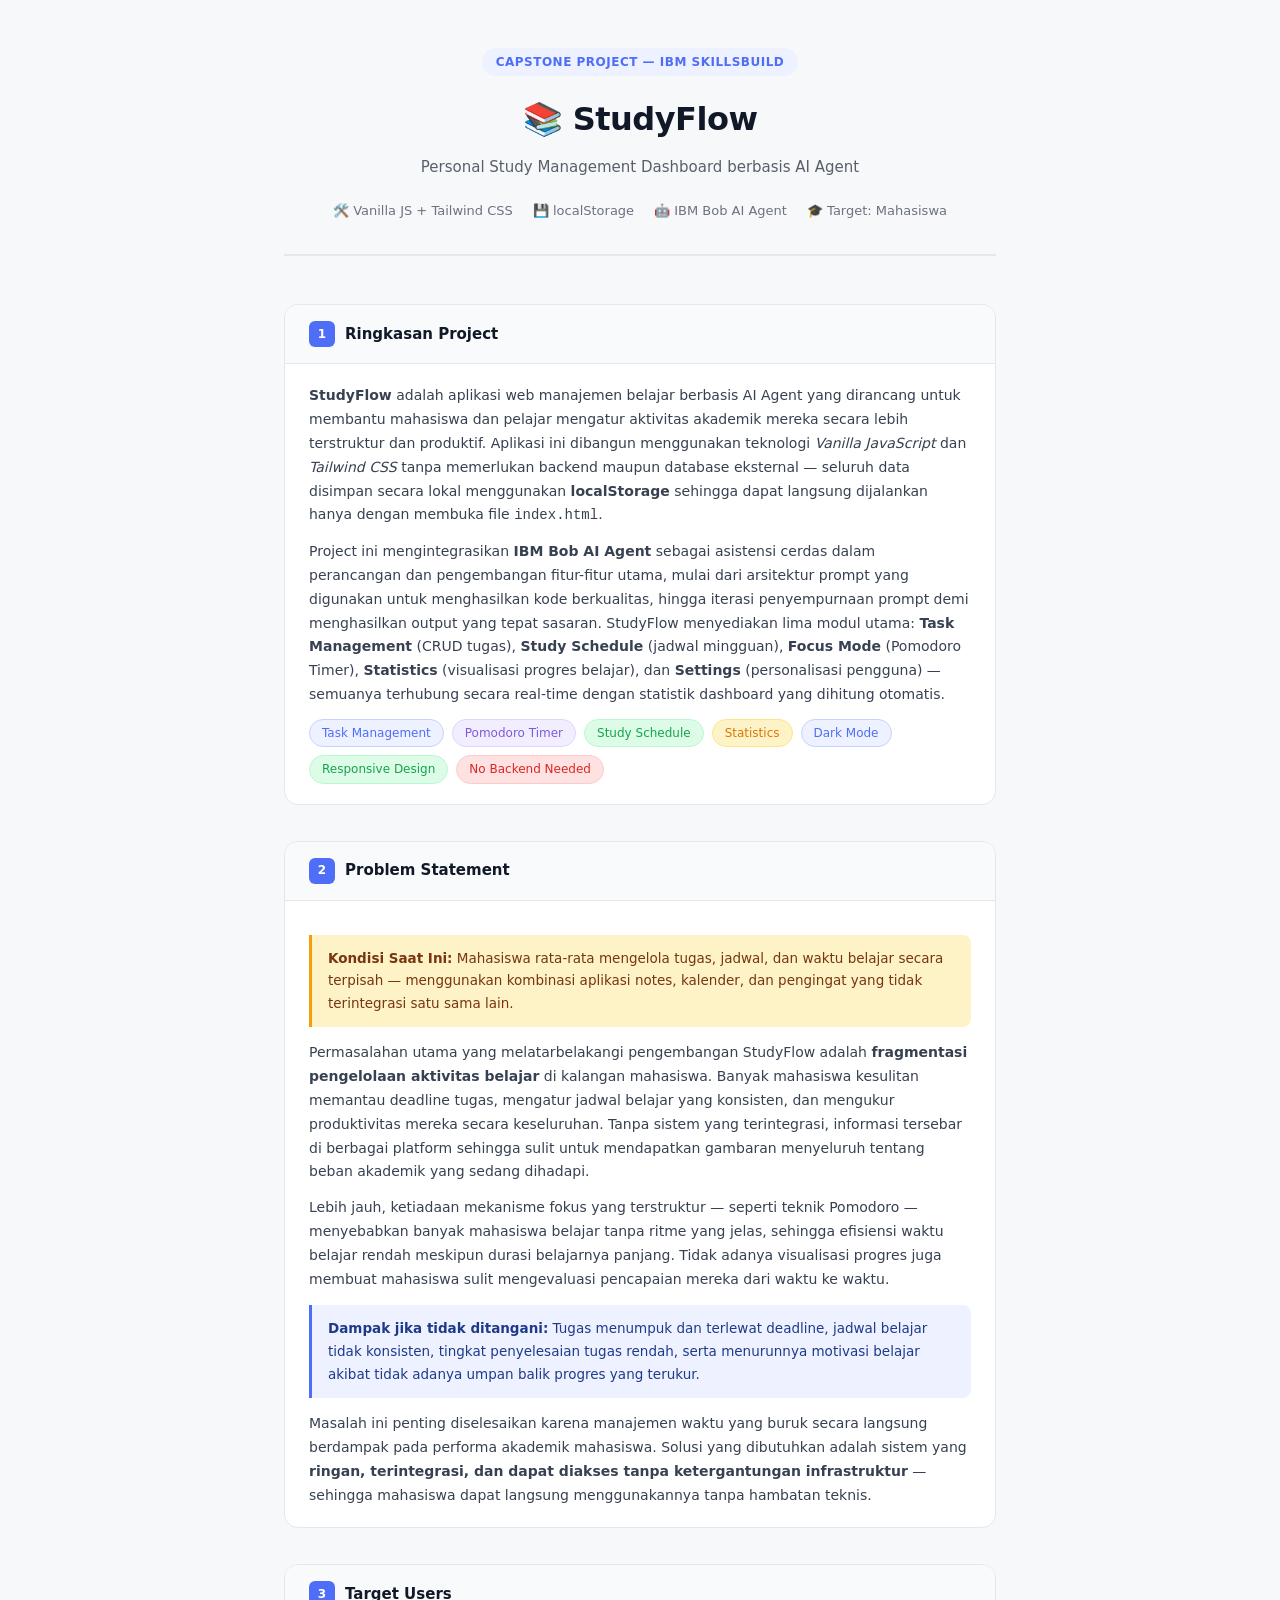
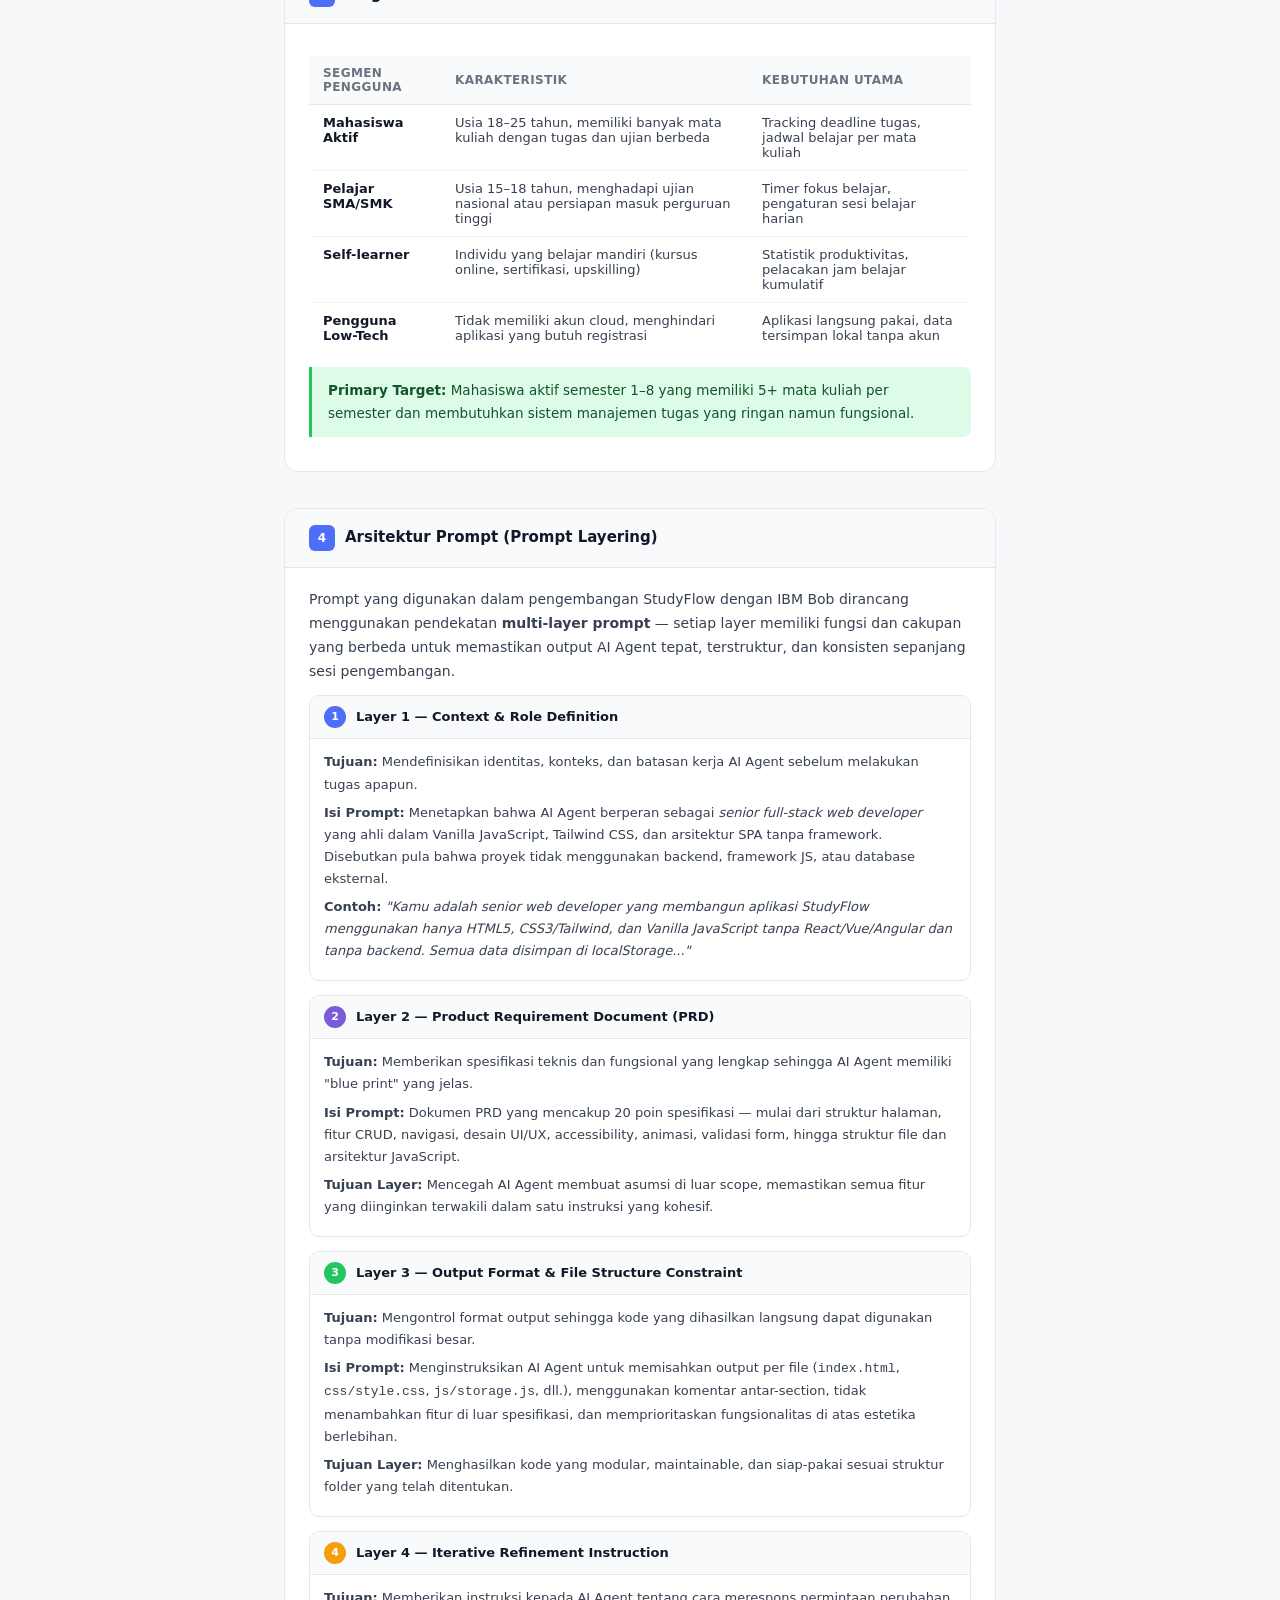
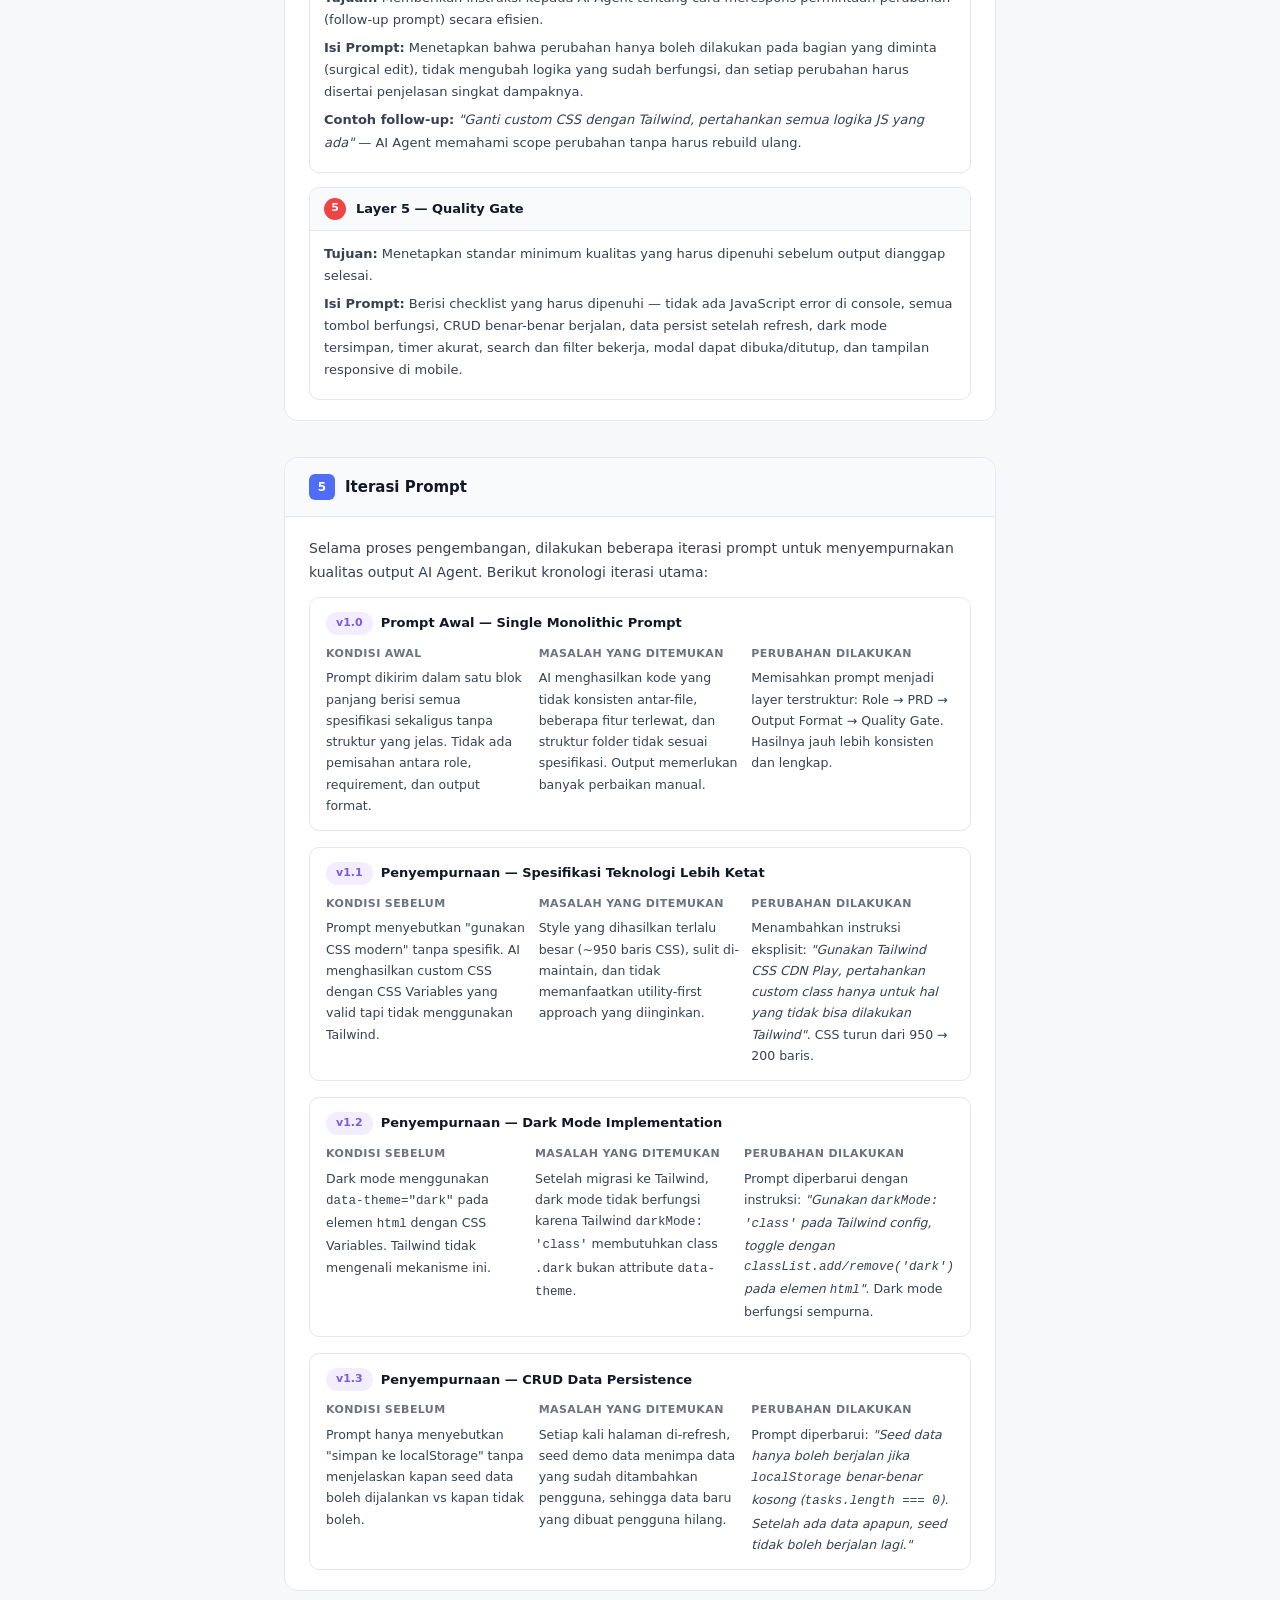
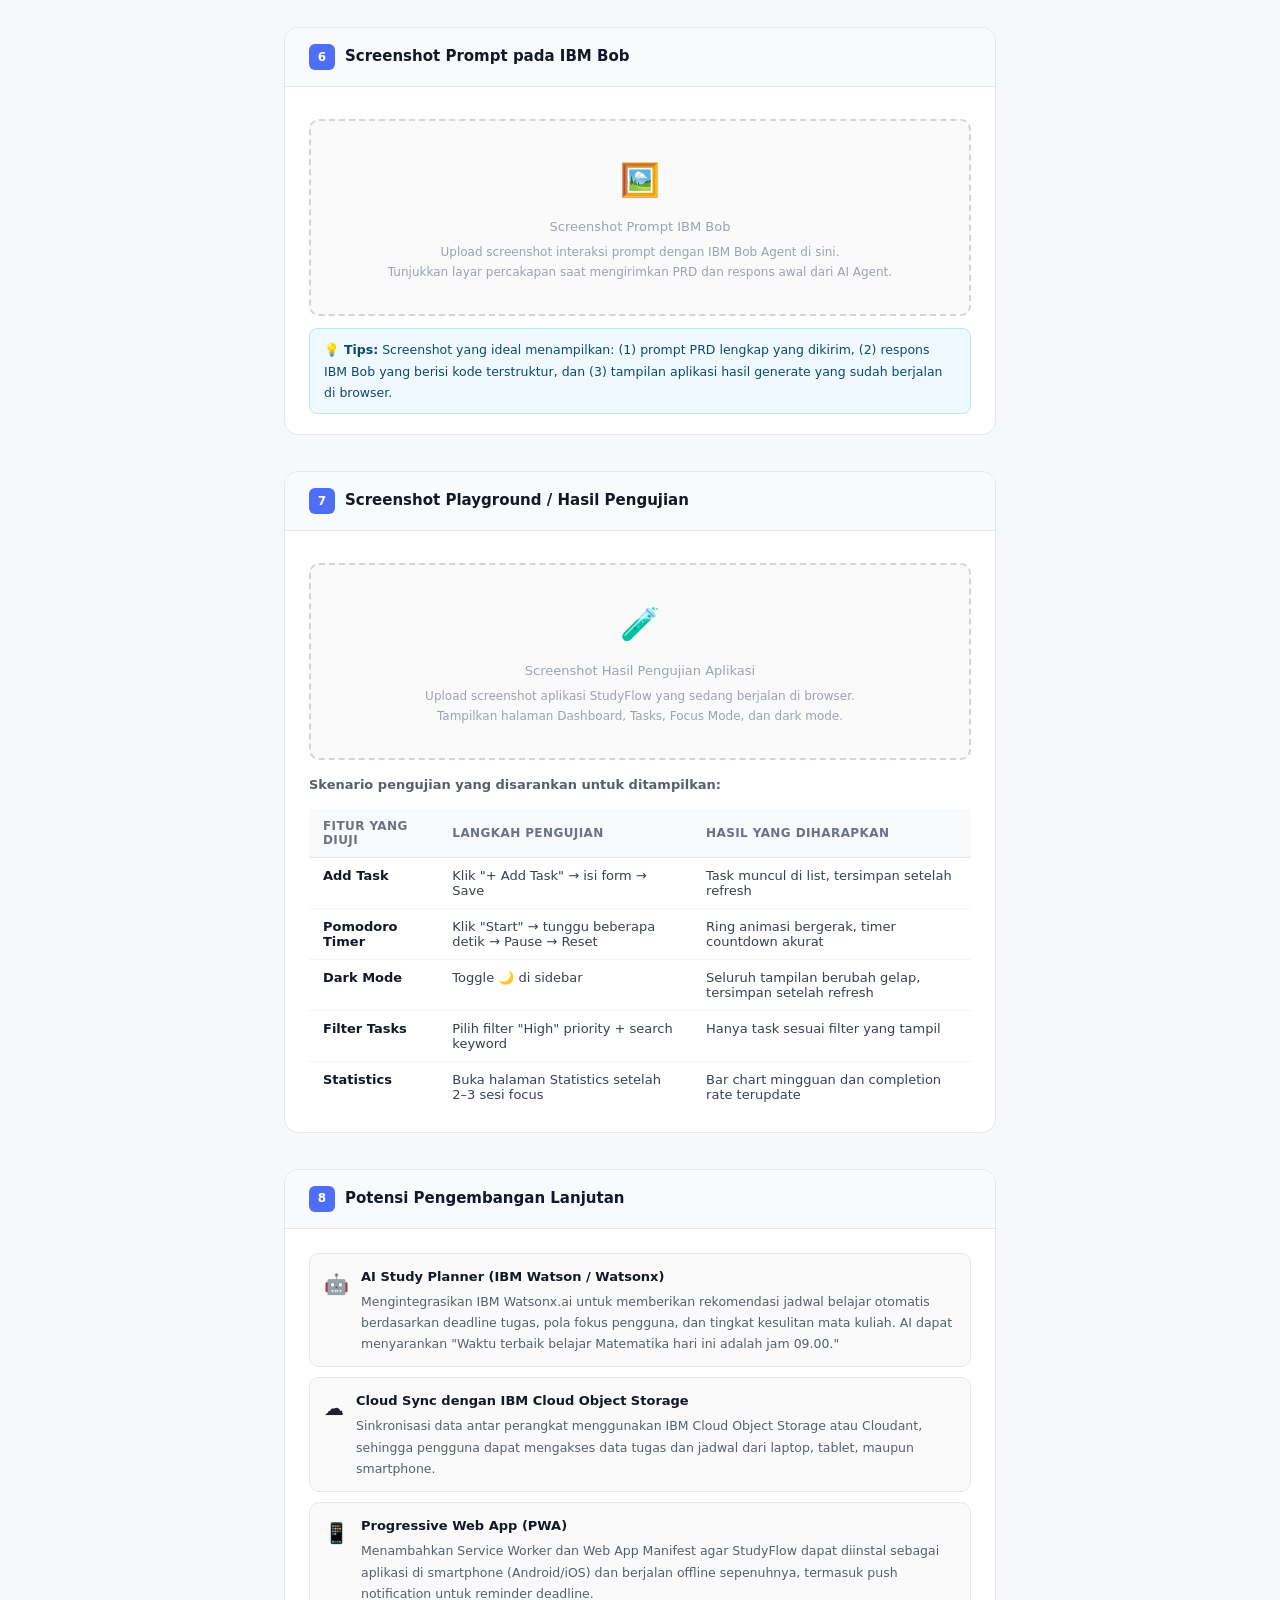
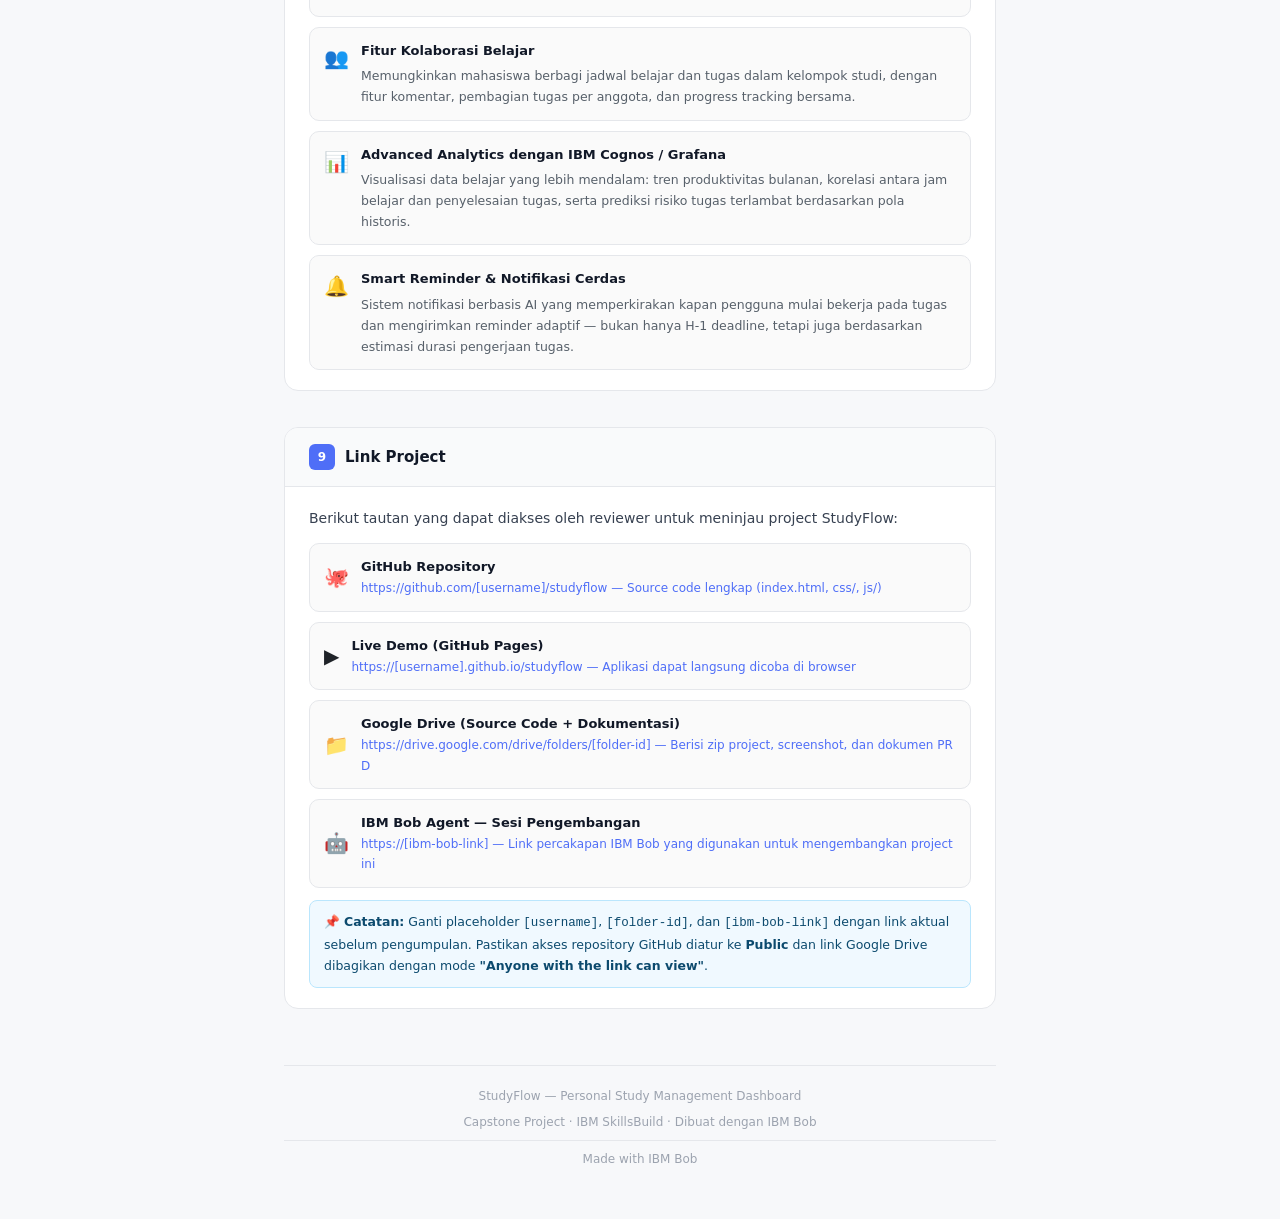
<file: studyflow-ringkasan-project.html>
<html lang="id">
<head>
<meta charset="UTF-8" />
<meta name="viewport" content="width=device-width, initial-scale=1.0" />
<title>StudyFlow — Ringkasan Project</title>
<style>
  *, *::before, *::after { box-sizing: border-box; margin: 0; padding: 0; }
  body {
    font-family: -apple-system, "Segoe UI", system-ui, sans-serif;
    background: #f7f8fa;
    color: #1f2328;
    font-size: 14px;
    line-height: 1.7;
  }
  .wrapper {
    max-width: 760px;
    margin: 0 auto;
    padding: 48px 24px 64px;
  }

  /* ── Header ── */
  .doc-header {
    text-align: center;
    margin-bottom: 48px;
    padding-bottom: 32px;
    border-bottom: 2px solid #e5e7eb;
  }
  .badge {
    display: inline-block;
    background: #eef1ff;
    color: #4f6ef7;
    font-size: 12px;
    font-weight: 600;
    letter-spacing: 0.5px;
    text-transform: uppercase;
    padding: 4px 14px;
    border-radius: 99px;
    margin-bottom: 16px;
  }
  .doc-title {
    font-size: 32px;
    font-weight: 800;
    color: #111827;
    letter-spacing: -0.5px;
    margin-bottom: 8px;
  }
  .doc-subtitle {
    font-size: 15px;
    color: #57606a;
    margin-bottom: 20px;
  }
  .meta-row {
    display: flex;
    justify-content: center;
    flex-wrap: wrap;
    gap: 20px;
    font-size: 13px;
    color: #6b7280;
  }
  .meta-row span { display: flex; align-items: center; gap: 5px; }

  /* ── Section ── */
  .section {
    margin-bottom: 36px;
    background: #fff;
    border: 1px solid #e5e7eb;
    border-radius: 14px;
    overflow: hidden;
  }
  .section-head {
    display: flex;
    align-items: center;
    gap: 10px;
    padding: 16px 24px;
    background: #f9fafb;
    border-bottom: 1px solid #e5e7eb;
  }
  .section-num {
    width: 26px; height: 26px;
    background: #4f6ef7;
    color: #fff;
    border-radius: 6px;
    font-size: 12px;
    font-weight: 700;
    display: flex; align-items: center; justify-content: center;
    flex-shrink: 0;
  }
  .section-title {
    font-size: 15px;
    font-weight: 700;
    color: #111827;
  }
  .section-body {
    padding: 20px 24px;
  }
  p { margin-bottom: 12px; color: #374151; }
  p:last-child { margin-bottom: 0; }

  /* ── Highlight box ── */
  .highlight {
    background: #eef1ff;
    border-left: 3px solid #4f6ef7;
    border-radius: 0 8px 8px 0;
    padding: 12px 16px;
    margin: 14px 0;
    font-size: 13.5px;
    color: #1e3a8a;
  }
  .highlight-warn {
    background: #fef3c7;
    border-left: 3px solid #f59e0b;
    border-radius: 0 8px 8px 0;
    padding: 12px 16px;
    margin: 14px 0;
    font-size: 13.5px;
    color: #78350f;
  }
  .highlight-green {
    background: #dcfce7;
    border-left: 3px solid #22c55e;
    border-radius: 0 8px 8px 0;
    padding: 12px 16px;
    margin: 14px 0;
    font-size: 13.5px;
    color: #14532d;
  }

  /* ── Tags ── */
  .tags { display: flex; flex-wrap: wrap; gap: 8px; margin-top: 12px; }
  .tag {
    font-size: 12px;
    font-weight: 500;
    padding: 3px 12px;
    border-radius: 99px;
    border: 1px solid #e5e7eb;
    color: #374151;
    background: #f9fafb;
  }
  .tag.blue   { background: #eef1ff; color: #4f6ef7; border-color: #c7d2fe; }
  .tag.purple { background: #f3eeff; color: #7c5cd8; border-color: #ddd6fe; }
  .tag.green  { background: #dcfce7; color: #16a34a; border-color: #bbf7d0; }
  .tag.orange { background: #fef3c7; color: #d97706; border-color: #fde68a; }
  .tag.red    { background: #fee2e2; color: #dc2626; border-color: #fecaca; }

  /* ── Table ── */
  table {
    width: 100%;
    border-collapse: collapse;
    font-size: 13px;
    margin-top: 12px;
  }
  th {
    background: #f9fafb;
    padding: 10px 14px;
    text-align: left;
    font-weight: 600;
    color: #6b7280;
    font-size: 12px;
    text-transform: uppercase;
    letter-spacing: 0.4px;
    border-bottom: 1px solid #e5e7eb;
  }
  td {
    padding: 10px 14px;
    border-bottom: 1px solid #f3f4f6;
    color: #374151;
    vertical-align: top;
  }
  tr:last-child td { border-bottom: none; }
  td strong { color: #111827; }

  /* ── Layer card ── */
  .layer-list { display: flex; flex-direction: column; gap: 14px; margin-top: 4px; }
  .layer-card {
    border: 1px solid #e5e7eb;
    border-radius: 10px;
    overflow: hidden;
  }
  .layer-header {
    display: flex;
    align-items: center;
    gap: 10px;
    padding: 10px 14px;
    background: #f9fafb;
    border-bottom: 1px solid #e5e7eb;
  }
  .layer-num {
    width: 22px; height: 22px;
    border-radius: 50%;
    display: flex; align-items: center; justify-content: center;
    font-size: 11px; font-weight: 700; color: #fff;
    flex-shrink: 0;
  }
  .layer-title { font-size: 13px; font-weight: 700; color: #111827; }
  .layer-body { padding: 12px 14px; font-size: 13px; color: #374151; }
  .layer-body p { margin-bottom: 6px; }

  /* ── Iteration card ── */
  .iter-list { display: flex; flex-direction: column; gap: 16px; }
  .iter-card {
    border: 1px solid #e5e7eb;
    border-radius: 10px;
    padding: 14px 16px;
  }
  .iter-header {
    display: flex;
    align-items: center;
    gap: 8px;
    margin-bottom: 10px;
  }
  .iter-ver {
    background: #f3eeff;
    color: #7c5cd8;
    font-size: 11px;
    font-weight: 700;
    padding: 2px 10px;
    border-radius: 99px;
  }
  .iter-label { font-size: 13px; font-weight: 600; color: #111827; }
  .iter-grid {
    display: grid;
    grid-template-columns: 1fr 1fr 1fr;
    gap: 10px;
  }
  .iter-col-head {
    font-size: 11px;
    font-weight: 600;
    color: #6b7280;
    text-transform: uppercase;
    letter-spacing: 0.4px;
    margin-bottom: 4px;
  }
  .iter-col-body { font-size: 12.5px; color: #374151; }

  /* ── Potential item ── */
  .potential-list { display: flex; flex-direction: column; gap: 10px; margin-top: 4px; }
  .potential-item {
    display: flex;
    gap: 12px;
    padding: 12px 14px;
    border: 1px solid #e5e7eb;
    border-radius: 10px;
    background: #fafafa;
  }
  .potential-icon { font-size: 20px; flex-shrink: 0; margin-top: 1px; }
  .potential-title { font-size: 13px; font-weight: 600; color: #111827; margin-bottom: 3px; }
  .potential-desc  { font-size: 12.5px; color: #57606a; }

  /* ── Screenshot placeholder ── */
  .screenshot-box {
    border: 2px dashed #d1d5db;
    border-radius: 10px;
    padding: 32px;
    text-align: center;
    color: #9ca3af;
    margin-top: 12px;
    background: #fafafa;
  }
  .screenshot-box .icon { font-size: 32px; margin-bottom: 8px; }
  .screenshot-box .label { font-size: 13px; font-weight: 500; }
  .screenshot-box .sub   { font-size: 12px; margin-top: 4px; }

  /* ── Link section ── */
  .link-item {
    display: flex;
    align-items: center;
    gap: 12px;
    padding: 12px 14px;
    border: 1px solid #e5e7eb;
    border-radius: 10px;
    background: #fafafa;
    margin-top: 10px;
  }
  .link-icon { font-size: 20px; }
  .link-label { font-size: 13px; font-weight: 600; color: #111827; }
  .link-url   { font-size: 12px; color: #4f6ef7; word-break: break-all; }
  .note-box {
    background: #f0f9ff;
    border: 1px solid #bae6fd;
    border-radius: 8px;
    padding: 10px 14px;
    font-size: 12.5px;
    color: #0c4a6e;
    margin-top: 12px;
  }

  /* ── Footer ── */
  .footer {
    margin-top: 56px;
    padding-top: 20px;
    border-top: 1px solid #e5e7eb;
    text-align: center;
    font-size: 12px;
    color: #9ca3af;
  }

  @media (max-width: 600px) {
    .doc-title { font-size: 24px; }
    .iter-grid { grid-template-columns: 1fr; }
    .meta-row  { gap: 12px; }
  }
</style>
</head>
<body>
<div class="wrapper">

  
  <div class="doc-header">
    <div class="badge">Capstone Project — IBM SkillsBuild</div>
    <div class="doc-title">📚 StudyFlow</div>
    <div class="doc-subtitle">Personal Study Management Dashboard berbasis AI Agent</div>
    <div class="meta-row">
      <span>🛠️ Vanilla JS + Tailwind CSS</span>
      <span>💾 localStorage</span>
      <span>🤖 IBM Bob AI Agent</span>
      <span>🎓 Target: Mahasiswa</span>
    </div>
  </div>

  
  <div class="section">
    <div class="section-head">
      <div class="section-num">1</div>
      <div class="section-title">Ringkasan Project</div>
    </div>
    <div class="section-body">
      <p>
        <strong>StudyFlow</strong> adalah aplikasi web manajemen belajar berbasis AI Agent yang dirancang untuk membantu mahasiswa dan pelajar mengatur aktivitas akademik mereka secara lebih terstruktur dan produktif. Aplikasi ini dibangun menggunakan teknologi <em>Vanilla JavaScript</em> dan <em>Tailwind CSS</em> tanpa memerlukan backend maupun database eksternal — seluruh data disimpan secara lokal menggunakan <strong>localStorage</strong> sehingga dapat langsung dijalankan hanya dengan membuka file <code>index.html</code>.
      </p>
      <p>
        Project ini mengintegrasikan <strong>IBM Bob AI Agent</strong> sebagai asistensi cerdas dalam perancangan dan pengembangan fitur-fitur utama, mulai dari arsitektur prompt yang digunakan untuk menghasilkan kode berkualitas, hingga iterasi penyempurnaan prompt demi menghasilkan output yang tepat sasaran. StudyFlow menyediakan lima modul utama: <strong>Task Management</strong> (CRUD tugas), <strong>Study Schedule</strong> (jadwal mingguan), <strong>Focus Mode</strong> (Pomodoro Timer), <strong>Statistics</strong> (visualisasi progres belajar), dan <strong>Settings</strong> (personalisasi pengguna) — semuanya terhubung secara real-time dengan statistik dashboard yang dihitung otomatis.
      </p>
      <div class="tags">
        <span class="tag blue">Task Management</span>
        <span class="tag purple">Pomodoro Timer</span>
        <span class="tag green">Study Schedule</span>
        <span class="tag orange">Statistics</span>
        <span class="tag blue">Dark Mode</span>
        <span class="tag green">Responsive Design</span>
        <span class="tag red">No Backend Needed</span>
      </div>
    </div>
  </div>

  
  <div class="section">
    <div class="section-head">
      <div class="section-num">2</div>
      <div class="section-title">Problem Statement</div>
    </div>
    <div class="section-body">
      <div class="highlight-warn">
        <strong>Kondisi Saat Ini:</strong> Mahasiswa rata-rata mengelola tugas, jadwal, dan waktu belajar secara terpisah — menggunakan kombinasi aplikasi notes, kalender, dan pengingat yang tidak terintegrasi satu sama lain.
      </div>
      <p>
        Permasalahan utama yang melatarbelakangi pengembangan StudyFlow adalah <strong>fragmentasi pengelolaan aktivitas belajar</strong> di kalangan mahasiswa. Banyak mahasiswa kesulitan memantau deadline tugas, mengatur jadwal belajar yang konsisten, dan mengukur produktivitas mereka secara keseluruhan. Tanpa sistem yang terintegrasi, informasi tersebar di berbagai platform sehingga sulit untuk mendapatkan gambaran menyeluruh tentang beban akademik yang sedang dihadapi.
      </p>
      <p>
        Lebih jauh, ketiadaan mekanisme fokus yang terstruktur — seperti teknik Pomodoro — menyebabkan banyak mahasiswa belajar tanpa ritme yang jelas, sehingga efisiensi waktu belajar rendah meskipun durasi belajarnya panjang. Tidak adanya visualisasi progres juga membuat mahasiswa sulit mengevaluasi pencapaian mereka dari waktu ke waktu.
      </p>
      <div class="highlight">
        <strong>Dampak jika tidak ditangani:</strong> Tugas menumpuk dan terlewat deadline, jadwal belajar tidak konsisten, tingkat penyelesaian tugas rendah, serta menurunnya motivasi belajar akibat tidak adanya umpan balik progres yang terukur.
      </div>
      <p>
        Masalah ini penting diselesaikan karena manajemen waktu yang buruk secara langsung berdampak pada performa akademik mahasiswa. Solusi yang dibutuhkan adalah sistem yang <strong>ringan, terintegrasi, dan dapat diakses tanpa ketergantungan infrastruktur</strong> — sehingga mahasiswa dapat langsung menggunakannya tanpa hambatan teknis.
      </p>
    </div>
  </div>

  
  <div class="section">
    <div class="section-head">
      <div class="section-num">3</div>
      <div class="section-title">Target Users</div>
    </div>
    <div class="section-body">
      <table>
        <thead>
          <tr>
            <th>Segmen Pengguna</th>
            <th>Karakteristik</th>
            <th>Kebutuhan Utama</th>
          </tr>
        </thead>
        <tbody>
          <tr>
            <td><strong>Mahasiswa Aktif</strong></td>
            <td>Usia 18–25 tahun, memiliki banyak mata kuliah dengan tugas dan ujian berbeda</td>
            <td>Tracking deadline tugas, jadwal belajar per mata kuliah</td>
          </tr>
          <tr>
            <td><strong>Pelajar SMA/SMK</strong></td>
            <td>Usia 15–18 tahun, menghadapi ujian nasional atau persiapan masuk perguruan tinggi</td>
            <td>Timer fokus belajar, pengaturan sesi belajar harian</td>
          </tr>
          <tr>
            <td><strong>Self-learner</strong></td>
            <td>Individu yang belajar mandiri (kursus online, sertifikasi, upskilling)</td>
            <td>Statistik produktivitas, pelacakan jam belajar kumulatif</td>
          </tr>
          <tr>
            <td><strong>Pengguna Low-Tech</strong></td>
            <td>Tidak memiliki akun cloud, menghindari aplikasi yang butuh registrasi</td>
            <td>Aplikasi langsung pakai, data tersimpan lokal tanpa akun</td>
          </tr>
        </tbody>
      </table>
      <div class="highlight-green" style="margin-top:14px">
        <strong>Primary Target:</strong> Mahasiswa aktif semester 1–8 yang memiliki 5+ mata kuliah per semester dan membutuhkan sistem manajemen tugas yang ringan namun fungsional.
      </div>
    </div>
  </div>

  
  <div class="section">
    <div class="section-head">
      <div class="section-num">4</div>
      <div class="section-title">Arsitektur Prompt (Prompt Layering)</div>
    </div>
    <div class="section-body">
      <p>
        Prompt yang digunakan dalam pengembangan StudyFlow dengan IBM Bob dirancang menggunakan pendekatan <strong>multi-layer prompt</strong> — setiap layer memiliki fungsi dan cakupan yang berbeda untuk memastikan output AI Agent tepat, terstruktur, dan konsisten sepanjang sesi pengembangan.
      </p>

      <div class="layer-list">

        <div class="layer-card">
          <div class="layer-header">
            <div class="layer-num" style="background:#4f6ef7">1</div>
            <div class="layer-title">Layer 1 — Context &amp; Role Definition</div>
          </div>
          <div class="layer-body">
            <p><strong>Tujuan:</strong> Mendefinisikan identitas, konteks, dan batasan kerja AI Agent sebelum melakukan tugas apapun.</p>
            <p><strong>Isi Prompt:</strong> Menetapkan bahwa AI Agent berperan sebagai <em>senior full-stack web developer</em> yang ahli dalam Vanilla JavaScript, Tailwind CSS, dan arsitektur SPA tanpa framework. Disebutkan pula bahwa proyek tidak menggunakan backend, framework JS, atau database eksternal.</p>
            <p><strong>Contoh:</strong> <em>"Kamu adalah senior web developer yang membangun aplikasi StudyFlow menggunakan hanya HTML5, CSS3/Tailwind, dan Vanilla JavaScript tanpa React/Vue/Angular dan tanpa backend. Semua data disimpan di localStorage..."</em></p>
          </div>
        </div>

        <div class="layer-card">
          <div class="layer-header">
            <div class="layer-num" style="background:#7c5cd8">2</div>
            <div class="layer-title">Layer 2 — Product Requirement Document (PRD)</div>
          </div>
          <div class="layer-body">
            <p><strong>Tujuan:</strong> Memberikan spesifikasi teknis dan fungsional yang lengkap sehingga AI Agent memiliki "blue print" yang jelas.</p>
            <p><strong>Isi Prompt:</strong> Dokumen PRD yang mencakup 20 poin spesifikasi — mulai dari struktur halaman, fitur CRUD, navigasi, desain UI/UX, accessibility, animasi, validasi form, hingga struktur file dan arsitektur JavaScript.</p>
            <p><strong>Tujuan Layer:</strong> Mencegah AI Agent membuat asumsi di luar scope, memastikan semua fitur yang diinginkan terwakili dalam satu instruksi yang kohesif.</p>
          </div>
        </div>

        <div class="layer-card">
          <div class="layer-header">
            <div class="layer-num" style="background:#22c55e">3</div>
            <div class="layer-title">Layer 3 — Output Format &amp; File Structure Constraint</div>
          </div>
          <div class="layer-body">
            <p><strong>Tujuan:</strong> Mengontrol format output sehingga kode yang dihasilkan langsung dapat digunakan tanpa modifikasi besar.</p>
            <p><strong>Isi Prompt:</strong> Menginstruksikan AI Agent untuk memisahkan output per file (<code>index.html</code>, <code>css/style.css</code>, <code>js/storage.js</code>, dll.), menggunakan komentar antar-section, tidak menambahkan fitur di luar spesifikasi, dan memprioritaskan fungsionalitas di atas estetika berlebihan.</p>
            <p><strong>Tujuan Layer:</strong> Menghasilkan kode yang modular, maintainable, dan siap-pakai sesuai struktur folder yang telah ditentukan.</p>
          </div>
        </div>

        <div class="layer-card">
          <div class="layer-header">
            <div class="layer-num" style="background:#f59e0b">4</div>
            <div class="layer-title">Layer 4 — Iterative Refinement Instruction</div>
          </div>
          <div class="layer-body">
            <p><strong>Tujuan:</strong> Memberikan instruksi kepada AI Agent tentang cara merespons permintaan perubahan (follow-up prompt) secara efisien.</p>
            <p><strong>Isi Prompt:</strong> Menetapkan bahwa perubahan hanya boleh dilakukan pada bagian yang diminta (surgical edit), tidak mengubah logika yang sudah berfungsi, dan setiap perubahan harus disertai penjelasan singkat dampaknya.</p>
            <p><strong>Contoh follow-up:</strong> <em>"Ganti custom CSS dengan Tailwind, pertahankan semua logika JS yang ada"</em> — AI Agent memahami scope perubahan tanpa harus rebuild ulang.</p>
          </div>
        </div>

        <div class="layer-card">
          <div class="layer-header">
            <div class="layer-num" style="background:#ef4444">5</div>
            <div class="layer-title">Layer 5 — Quality Gate</div>
          </div>
          <div class="layer-body">
            <p><strong>Tujuan:</strong> Menetapkan standar minimum kualitas yang harus dipenuhi sebelum output dianggap selesai.</p>
            <p><strong>Isi Prompt:</strong> Berisi checklist yang harus dipenuhi — tidak ada JavaScript error di console, semua tombol berfungsi, CRUD benar-benar berjalan, data persist setelah refresh, dark mode tersimpan, timer akurat, search dan filter bekerja, modal dapat dibuka/ditutup, dan tampilan responsive di mobile.</p>
          </div>
        </div>

      </div>
    </div>
  </div>

  
  <div class="section">
    <div class="section-head">
      <div class="section-num">5</div>
      <div class="section-title">Iterasi Prompt</div>
    </div>
    <div class="section-body">
      <p>Selama proses pengembangan, dilakukan beberapa iterasi prompt untuk menyempurnakan kualitas output AI Agent. Berikut kronologi iterasi utama:</p>

      <div class="iter-list">

        <div class="iter-card">
          <div class="iter-header">
            <span class="iter-ver">v1.0</span>
            <span class="iter-label">Prompt Awal — Single Monolithic Prompt</span>
          </div>
          <div class="iter-grid">
            <div>
              <div class="iter-col-head">Kondisi Awal</div>
              <div class="iter-col-body">Prompt dikirim dalam satu blok panjang berisi semua spesifikasi sekaligus tanpa struktur yang jelas. Tidak ada pemisahan antara role, requirement, dan output format.</div>
            </div>
            <div>
              <div class="iter-col-head">Masalah yang Ditemukan</div>
              <div class="iter-col-body">AI menghasilkan kode yang tidak konsisten antar-file, beberapa fitur terlewat, dan struktur folder tidak sesuai spesifikasi. Output memerlukan banyak perbaikan manual.</div>
            </div>
            <div>
              <div class="iter-col-head">Perubahan Dilakukan</div>
              <div class="iter-col-body">Memisahkan prompt menjadi layer terstruktur: Role → PRD → Output Format → Quality Gate. Hasilnya jauh lebih konsisten dan lengkap.</div>
            </div>
          </div>
        </div>

        <div class="iter-card">
          <div class="iter-header">
            <span class="iter-ver">v1.1</span>
            <span class="iter-label">Penyempurnaan — Spesifikasi Teknologi Lebih Ketat</span>
          </div>
          <div class="iter-grid">
            <div>
              <div class="iter-col-head">Kondisi Sebelum</div>
              <div class="iter-col-body">Prompt menyebutkan "gunakan CSS modern" tanpa spesifik. AI menghasilkan custom CSS dengan CSS Variables yang valid tapi tidak menggunakan Tailwind.</div>
            </div>
            <div>
              <div class="iter-col-head">Masalah yang Ditemukan</div>
              <div class="iter-col-body">Style yang dihasilkan terlalu besar (~950 baris CSS), sulit di-maintain, dan tidak memanfaatkan utility-first approach yang diinginkan.</div>
            </div>
            <div>
              <div class="iter-col-head">Perubahan Dilakukan</div>
              <div class="iter-col-body">Menambahkan instruksi eksplisit: <em>"Gunakan Tailwind CSS CDN Play, pertahankan custom class hanya untuk hal yang tidak bisa dilakukan Tailwind"</em>. CSS turun dari 950 → 200 baris.</div>
            </div>
          </div>
        </div>

        <div class="iter-card">
          <div class="iter-header">
            <span class="iter-ver">v1.2</span>
            <span class="iter-label">Penyempurnaan — Dark Mode Implementation</span>
          </div>
          <div class="iter-grid">
            <div>
              <div class="iter-col-head">Kondisi Sebelum</div>
              <div class="iter-col-body">Dark mode menggunakan <code>data-theme="dark"</code> pada elemen <code>html</code> dengan CSS Variables. Tailwind tidak mengenali mekanisme ini.</div>
            </div>
            <div>
              <div class="iter-col-head">Masalah yang Ditemukan</div>
              <div class="iter-col-body">Setelah migrasi ke Tailwind, dark mode tidak berfungsi karena Tailwind <code>darkMode: 'class'</code> membutuhkan class <code>.dark</code> bukan attribute <code>data-theme</code>.</div>
            </div>
            <div>
              <div class="iter-col-head">Perubahan Dilakukan</div>
              <div class="iter-col-body">Prompt diperbarui dengan instruksi: <em>"Gunakan <code>darkMode: 'class'</code> pada Tailwind config, toggle dengan <code>classList.add/remove('dark')</code> pada elemen <code>html</code>"</em>. Dark mode berfungsi sempurna.</div>
            </div>
          </div>
        </div>

        <div class="iter-card">
          <div class="iter-header">
            <span class="iter-ver">v1.3</span>
            <span class="iter-label">Penyempurnaan — CRUD Data Persistence</span>
          </div>
          <div class="iter-grid">
            <div>
              <div class="iter-col-head">Kondisi Sebelum</div>
              <div class="iter-col-body">Prompt hanya menyebutkan "simpan ke localStorage" tanpa menjelaskan kapan seed data boleh dijalankan vs kapan tidak boleh.</div>
            </div>
            <div>
              <div class="iter-col-head">Masalah yang Ditemukan</div>
              <div class="iter-col-body">Setiap kali halaman di-refresh, seed demo data menimpa data yang sudah ditambahkan pengguna, sehingga data baru yang dibuat pengguna hilang.</div>
            </div>
            <div>
              <div class="iter-col-head">Perubahan Dilakukan</div>
              <div class="iter-col-body">Prompt diperbarui: <em>"Seed data hanya boleh berjalan jika <code>localStorage</code> benar-benar kosong (<code>tasks.length === 0</code>). Setelah ada data apapun, seed tidak boleh berjalan lagi."</em></div>
            </div>
          </div>
        </div>

      </div>
    </div>
  </div>

  
  <div class="section">
    <div class="section-head">
      <div class="section-num">6</div>
      <div class="section-title">Screenshot Prompt pada IBM Bob</div>
    </div>
    <div class="section-body">
      <div class="screenshot-box">
        <div class="icon">🖼️</div>
        <div class="label">Screenshot Prompt IBM Bob</div>
        <div class="sub">Upload screenshot interaksi prompt dengan IBM Bob Agent di sini.<br />Tunjukkan layar percakapan saat mengirimkan PRD dan respons awal dari AI Agent.</div>
      </div>
      <div class="note-box">
        💡 <strong>Tips:</strong> Screenshot yang ideal menampilkan: (1) prompt PRD lengkap yang dikirim, (2) respons IBM Bob yang berisi kode terstruktur, dan (3) tampilan aplikasi hasil generate yang sudah berjalan di browser.
      </div>
    </div>
  </div>

  
  <div class="section">
    <div class="section-head">
      <div class="section-num">7</div>
      <div class="section-title">Screenshot Playground / Hasil Pengujian</div>
    </div>
    <div class="section-body">
      <div class="screenshot-box">
        <div class="icon">🧪</div>
        <div class="label">Screenshot Hasil Pengujian Aplikasi</div>
        <div class="sub">Upload screenshot aplikasi StudyFlow yang sedang berjalan di browser.<br />Tampilkan halaman Dashboard, Tasks, Focus Mode, dan dark mode.</div>
      </div>
      <p style="margin-top:14px;font-size:13px;color:#57606a">
        <strong>Skenario pengujian yang disarankan untuk ditampilkan:</strong>
      </p>
      <table style="margin-top:8px">
        <thead>
          <tr>
            <th>Fitur yang Diuji</th>
            <th>Langkah Pengujian</th>
            <th>Hasil yang Diharapkan</th>
          </tr>
        </thead>
        <tbody>
          <tr>
            <td><strong>Add Task</strong></td>
            <td>Klik "+ Add Task" → isi form → Save</td>
            <td>Task muncul di list, tersimpan setelah refresh</td>
          </tr>
          <tr>
            <td><strong>Pomodoro Timer</strong></td>
            <td>Klik "Start" → tunggu beberapa detik → Pause → Reset</td>
            <td>Ring animasi bergerak, timer countdown akurat</td>
          </tr>
          <tr>
            <td><strong>Dark Mode</strong></td>
            <td>Toggle 🌙 di sidebar</td>
            <td>Seluruh tampilan berubah gelap, tersimpan setelah refresh</td>
          </tr>
          <tr>
            <td><strong>Filter Tasks</strong></td>
            <td>Pilih filter "High" priority + search keyword</td>
            <td>Hanya task sesuai filter yang tampil</td>
          </tr>
          <tr>
            <td><strong>Statistics</strong></td>
            <td>Buka halaman Statistics setelah 2–3 sesi focus</td>
            <td>Bar chart mingguan dan completion rate terupdate</td>
          </tr>
        </tbody>
      </table>
    </div>
  </div>

  
  <div class="section">
    <div class="section-head">
      <div class="section-num">8</div>
      <div class="section-title">Potensi Pengembangan Lanjutan</div>
    </div>
    <div class="section-body">
      <div class="potential-list">
        <div class="potential-item">
          <div class="potential-icon">🤖</div>
          <div>
            <div class="potential-title">AI Study Planner (IBM Watson / Watsonx)</div>
            <div class="potential-desc">Mengintegrasikan IBM Watsonx.ai untuk memberikan rekomendasi jadwal belajar otomatis berdasarkan deadline tugas, pola fokus pengguna, dan tingkat kesulitan mata kuliah. AI dapat menyarankan "Waktu terbaik belajar Matematika hari ini adalah jam 09.00."</div>
          </div>
        </div>
        <div class="potential-item">
          <div class="potential-icon">☁️</div>
          <div>
            <div class="potential-title">Cloud Sync dengan IBM Cloud Object Storage</div>
            <div class="potential-desc">Sinkronisasi data antar perangkat menggunakan IBM Cloud Object Storage atau Cloudant, sehingga pengguna dapat mengakses data tugas dan jadwal dari laptop, tablet, maupun smartphone.</div>
          </div>
        </div>
        <div class="potential-item">
          <div class="potential-icon">📱</div>
          <div>
            <div class="potential-title">Progressive Web App (PWA)</div>
            <div class="potential-desc">Menambahkan Service Worker dan Web App Manifest agar StudyFlow dapat diinstal sebagai aplikasi di smartphone (Android/iOS) dan berjalan offline sepenuhnya, termasuk push notification untuk reminder deadline.</div>
          </div>
        </div>
        <div class="potential-item">
          <div class="potential-icon">👥</div>
          <div>
            <div class="potential-title">Fitur Kolaborasi Belajar</div>
            <div class="potential-desc">Memungkinkan mahasiswa berbagi jadwal belajar dan tugas dalam kelompok studi, dengan fitur komentar, pembagian tugas per anggota, dan progress tracking bersama.</div>
          </div>
        </div>
        <div class="potential-item">
          <div class="potential-icon">📊</div>
          <div>
            <div class="potential-title">Advanced Analytics dengan IBM Cognos / Grafana</div>
            <div class="potential-desc">Visualisasi data belajar yang lebih mendalam: tren produktivitas bulanan, korelasi antara jam belajar dan penyelesaian tugas, serta prediksi risiko tugas terlambat berdasarkan pola historis.</div>
          </div>
        </div>
        <div class="potential-item">
          <div class="potential-icon">🔔</div>
          <div>
            <div class="potential-title">Smart Reminder &amp; Notifikasi Cerdas</div>
            <div class="potential-desc">Sistem notifikasi berbasis AI yang memperkirakan kapan pengguna mulai bekerja pada tugas dan mengirimkan reminder adaptif — bukan hanya H-1 deadline, tetapi juga berdasarkan estimasi durasi pengerjaan tugas.</div>
          </div>
        </div>
      </div>
    </div>
  </div>

  
  <div class="section">
    <div class="section-head">
      <div class="section-num">9</div>
      <div class="section-title">Link Project</div>
    </div>
    <div class="section-body">
      <p>Berikut tautan yang dapat diakses oleh reviewer untuk meninjau project StudyFlow:</p>

      <div class="link-item">
        <div class="link-icon">🐙</div>
        <div>
          <div class="link-label">GitHub Repository</div>
          <div class="link-url">https://github.com/[username]/studyflow — Source code lengkap (index.html, css/, js/)</div>
        </div>
      </div>
      <div class="link-item">
        <div class="link-icon">▶️</div>
        <div>
          <div class="link-label">Live Demo (GitHub Pages)</div>
          <div class="link-url">https://[username].github.io/studyflow — Aplikasi dapat langsung dicoba di browser</div>
        </div>
      </div>
      <div class="link-item">
        <div class="link-icon">📁</div>
        <div>
          <div class="link-label">Google Drive (Source Code + Dokumentasi)</div>
          <div class="link-url">https://drive.google.com/drive/folders/[folder-id] — Berisi zip project, screenshot, dan dokumen PRD</div>
        </div>
      </div>
      <div class="link-item">
        <div class="link-icon">🤖</div>
        <div>
          <div class="link-label">IBM Bob Agent — Sesi Pengembangan</div>
          <div class="link-url">https://[ibm-bob-link] — Link percakapan IBM Bob yang digunakan untuk mengembangkan project ini</div>
        </div>
      </div>

      <div class="note-box">
        📌 <strong>Catatan:</strong> Ganti placeholder <code>[username]</code>, <code>[folder-id]</code>, dan <code>[ibm-bob-link]</code> dengan link aktual sebelum pengumpulan. Pastikan akses repository GitHub diatur ke <strong>Public</strong> dan link Google Drive dibagikan dengan mode <strong>"Anyone with the link can view"</strong>.
      </div>
    </div>
  </div>

  
  <div class="footer">
    <div style="margin-bottom:6px">StudyFlow — Personal Study Management Dashboard</div>
    <div>Capstone Project · IBM SkillsBuild · Dibuat dengan IBM Bob</div>
    <div style="margin-top:8px;padding-top:8px;border-top:1px solid #e5e7eb">Made with IBM Bob</div>
  </div>

</div>
</body>
</html>
</file>
